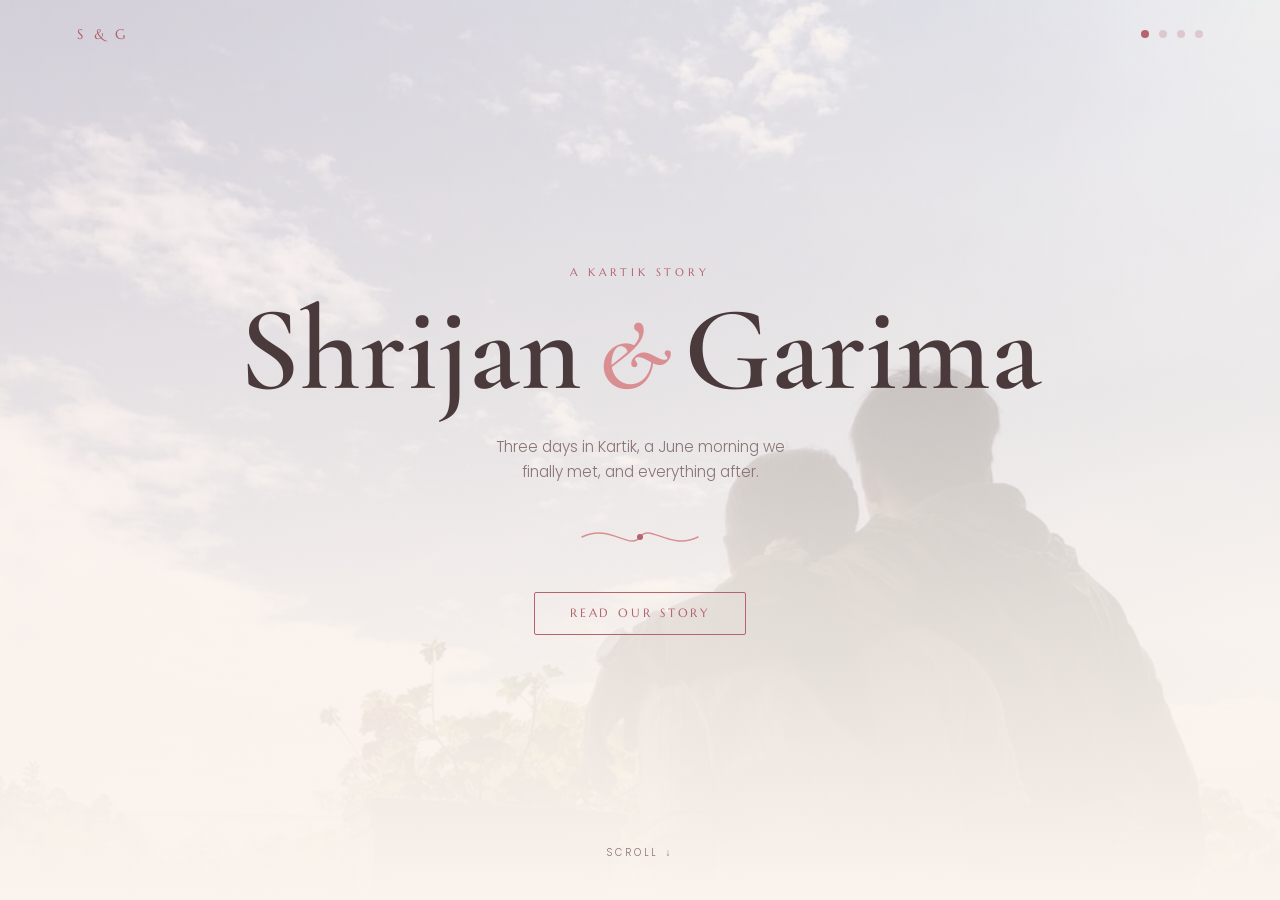
<file: index.html>
<!DOCTYPE html>
<html lang="en">
<head>
<meta charset="UTF-8">
<meta name="viewport" content="width=device-width, initial-scale=1.0">
<title>Shrijan &amp; Garima</title>
<link rel="stylesheet" href="assets/css/style.css">
<style>
  .hero{
    min-height:100vh;
    display:flex;
    flex-direction:column;
    align-items:center;
    justify-content:center;
    text-align:center;
    padding:6vh 6vw;
    position:relative;
    overflow:hidden;
  }
  .hero-bg{
    position:absolute;
    inset:0;
    z-index:-1;
  }
  .hero-bg img{
    width:100%; height:100%;
    object-fit:cover;
    object-position:50% 25%;
    filter:saturate(0.85) brightness(1.02);
    opacity:0;
    animation:bgIn 2.4s ease forwards 0.1s;
  }
  @keyframes bgIn{
    from{opacity:0; transform:scale(1.08);}
    to{opacity:1; transform:scale(1);}
  }
  .hero-bg::after{
    content:"";
    position:absolute; inset:0;
    background:
      linear-gradient(to bottom, rgba(251,244,238,0.55) 0%, rgba(251,244,238,0.88) 68%, var(--cream) 100%),
      linear-gradient(120deg, rgba(217,142,146,0.18), rgba(201,162,101,0.1));
  }
  .hero-eyebrow{
    font-family:'Marcellus', serif;
    letter-spacing:0.35em;
    text-transform:uppercase;
    font-size:0.68rem;
    color:var(--deep-rose);
    opacity:0;
    animation:fadeUp 1s ease forwards 0.5s;
  }
  .hero-names{
    font-family:'Cormorant Garamond', serif;
    font-weight:600;
    font-size:clamp(3rem, 11vw, 7.5rem);
    line-height:1.02;
    color:var(--ink);
    margin-top:0.6rem;
    opacity:0;
    animation:fadeUp 1.1s ease forwards 0.75s;
  }
  .hero-amp{
    display:inline-block;
    font-style:italic;
    color:var(--rose);
    font-size:0.8em;
    margin:0 0.15em;
  }
  .hero-sub{
    font-family:'Poppins', sans-serif;
    font-weight:300;
    font-size:0.95rem;
    color:var(--ink-soft);
    margin-top:1.4rem;
    max-width:34ch;
    line-height:1.7;
    opacity:0;
    animation:fadeUp 1.1s ease forwards 1.05s;
  }
  .hero-thread{
    margin-top:2.6rem;
    width:120px;
    opacity:0;
    animation:fadeUp 1.1s ease forwards 1.3s;
  }
  .hero-cta{
    margin-top:2.8rem;
    opacity:0;
    animation:fadeUp 1.1s ease forwards 1.55s;
  }
  .hero-cta a{
    display:inline-block;
    padding:0.85rem 2.2rem;
    border:1px solid var(--deep-rose);
    color:var(--deep-rose);
    font-family:'Marcellus', serif;
    font-size:0.72rem;
    letter-spacing:0.25em;
    text-transform:uppercase;
    border-radius:2px;
    transition:background 0.35s ease, color 0.35s ease;
  }
  .hero-cta a:hover{
    background:var(--deep-rose);
    color:#fff;
  }
  @keyframes fadeUp{
    from{opacity:0; transform:translateY(18px);}
    to{opacity:1; transform:translateY(0);}
  }
  .scroll-cue{
    position:absolute;
    bottom:4.5vh;
    font-size:0.62rem;
    letter-spacing:0.3em;
    text-transform:uppercase;
    color:var(--ink-soft);
    opacity:0;
    animation:fadeUp 1s ease forwards 1.8s, bob 2.4s ease-in-out infinite 2.8s;
  }
</style>
</head>
<body>

<nav class="site-nav">
  <div class="brand">S &amp; G</div>
  <div class="dots">
    <a href="index.html" title="Home"></a>
    <a href="story.html" title="Our Story"></a>
    <a href="gallery.html" title="Gallery"></a>
    <a href="propose.html" title="The Question"></a>
  </div>
</nav>

<div class="wrap">
  <section class="hero">
    <div class="hero-bg">
      <img src="assets/img/photo5.jpg" alt="Shrijan and Garima looking out at the sky together">
    </div>
    <div class="hero-eyebrow">A Kartik Story</div>
    <h1 class="hero-names">Shrijan<span class="hero-amp">&amp;</span>Garima</h1>
    <p class="hero-sub">Three days in Kartik, a June morning we finally met, and everything after.</p>
    <svg class="hero-thread" viewBox="0 0 120 20" fill="none">
      <path d="M2 10 C 30 -4, 50 24, 60 10 C 70 -4, 90 24, 118 10" stroke="#D98E92" stroke-width="1.4" stroke-linecap="round"/>
      <circle cx="60" cy="10" r="3" fill="#B4646C"/>
    </svg>
    <div class="hero-cta">
      <a href="story.html">Read Our Story</a>
    </div>
    <div class="scroll-cue">scroll ↓</div>
  </section>
</div>

<script src="assets/js/main.js"></script>
</body>
</html>
</file>
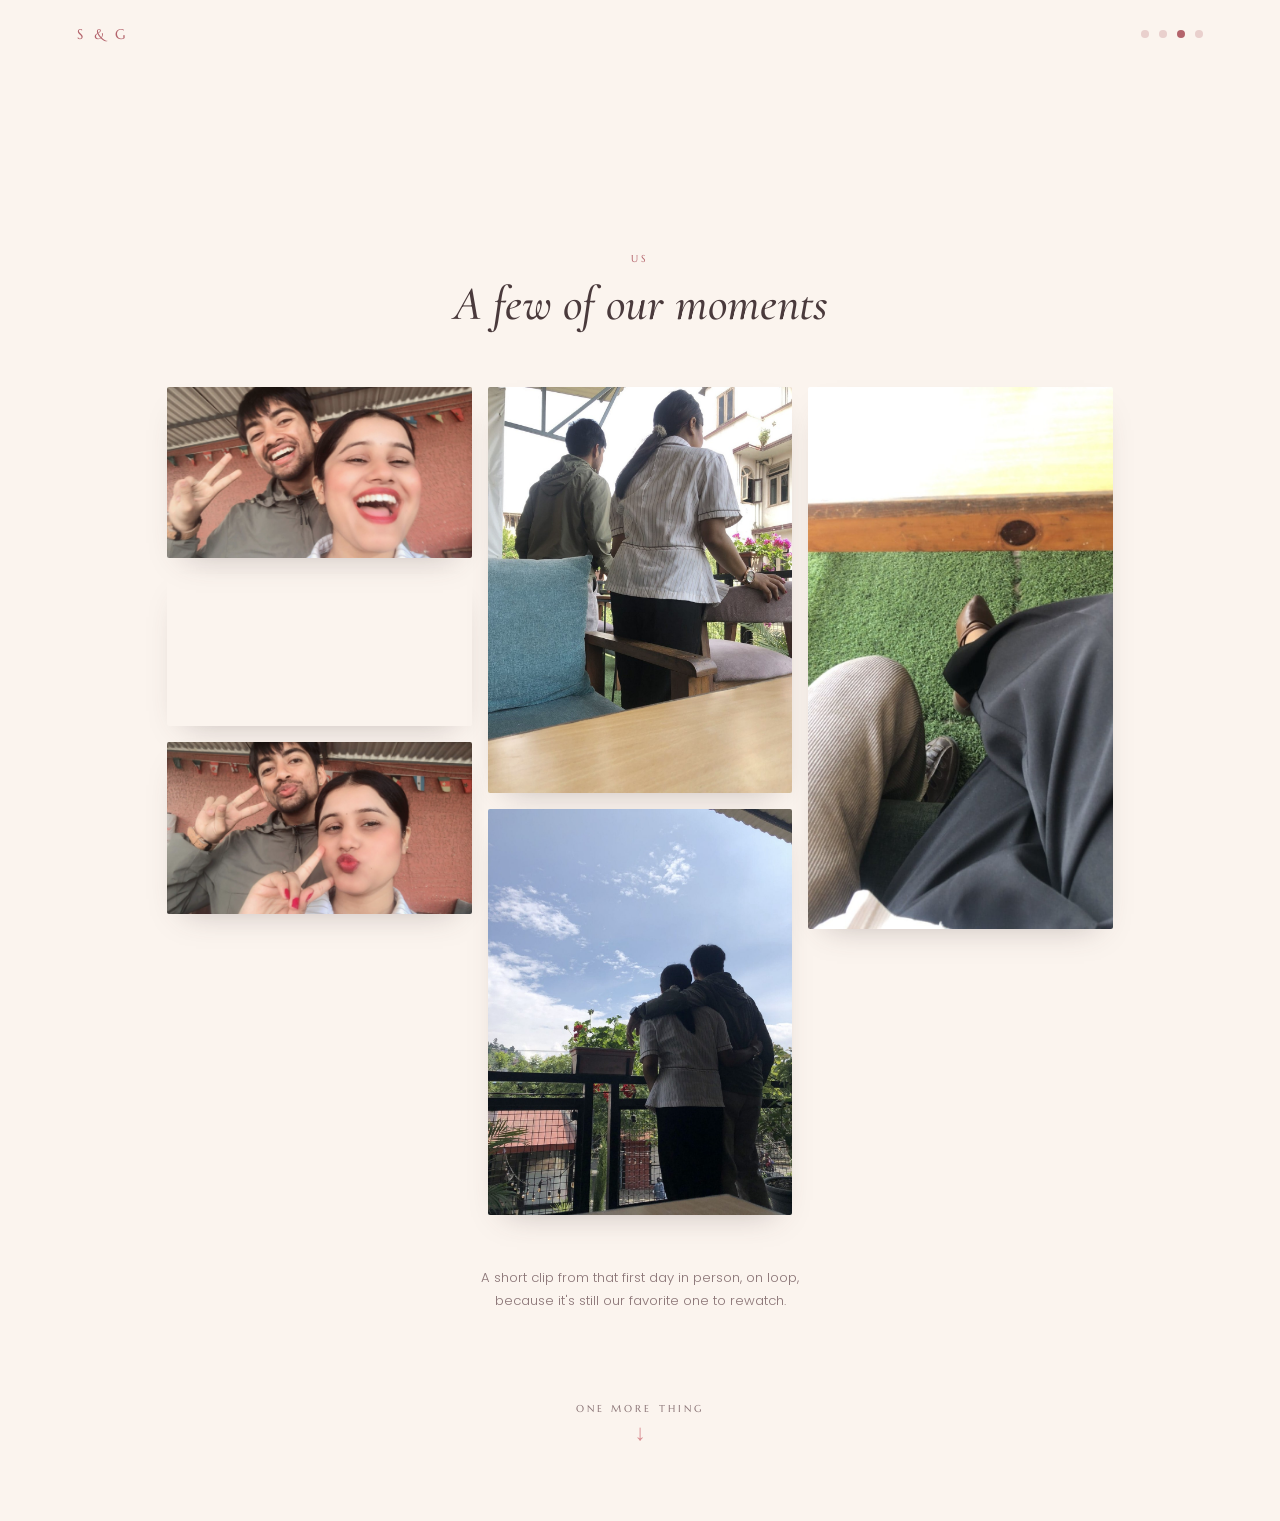
<file: gallery.html>
<!DOCTYPE html>
<html lang="en">
<head>
<meta charset="UTF-8">
<meta name="viewport" content="width=device-width, initial-scale=1.0">
<title>Gallery — Shrijan &amp; Garima</title>
<link rel="stylesheet" href="assets/css/style.css">
<style>
  .page-top{height:14vh;}

  .masonry{
    max-width:1100px;
    margin:0 auto;
    padding:0 6vw 4vh;
    columns:3 220px;
    column-gap:16px;
  }
  .m-item{
    break-inside:avoid;
    margin-bottom:16px;
    border-radius:2px;
    overflow:hidden;
    box-shadow:0 14px 32px -18px rgba(74,58,60,0.35);
    position:relative;
  }
  .m-item img, .m-item video{
    width:100%;
    display:block;
    transition:transform 0.6s ease, filter 0.6s ease;
    filter:saturate(0.92);
  }
  .m-item:hover img{transform:scale(1.045);}
  .m-item .tag{
    position:absolute;
    bottom:0; left:0; right:0;
    padding:0.9rem 1rem 0.7rem;
    font-family:'Marcellus', serif;
    font-size:0.62rem;
    letter-spacing:0.15em;
    text-transform:uppercase;
    color:#fff;
    background:linear-gradient(to top, rgba(74,58,60,0.65), transparent);
    opacity:0;
    transition:opacity 0.4s ease;
  }
  .m-item:hover .tag{opacity:1;}

  .video-note{
    text-align:center;
    max-width:44ch;
    margin:1rem auto 5vh;
    font-size:0.82rem;
    line-height:1.7;
    color:var(--ink-soft);
  }
</style>
</head>
<body>

<nav class="site-nav">
  <a class="brand" href="index.html">S &amp; G</a>
  <div class="dots">
    <a href="index.html" title="Home"></a>
    <a href="story.html" title="Our Story"></a>
    <a href="gallery.html" title="Gallery"></a>
    <a href="propose.html" title="The Question"></a>
  </div>
</nav>

<div class="wrap">
  <div class="page-top"></div>

  <section class="section-head">
    <div class="eyebrow">Us</div>
    <h2>A few of our moments</h2>
  </section>

  <section class="masonry reveal">
    <div class="m-item">
      <img src="assets/img/photo1.jpg" alt="Shrijan and Garima laughing together">
      <div class="tag">Kartik 25</div>
    </div>
    <div class="m-item">
      <video src="assets/video/us.mp4" autoplay muted loop playsinline></video>
      <div class="tag">Us, on video</div>
    </div>
    <div class="m-item">
      <img src="assets/img/photo2.jpg" alt="Shrijan and Garima making playful faces">
      <div class="tag">Kartik 26</div>
    </div>
    <div class="m-item">
      <img src="assets/img/photo3.jpg" alt="Shrijan and Garima standing together at a cafe">
      <div class="tag">June 7</div>
    </div>
    <div class="m-item">
      <img src="assets/img/photo5.jpg" alt="Shrijan and Garima looking out at the sky together">
      <div class="tag">June 7</div>
    </div>
    <div class="m-item">
      <img src="assets/img/photo4.jpg" alt="Shrijan and Garima sitting close together">
      <div class="tag">June 7</div>
    </div>
  </section>

  <p class="video-note">A short clip from that first day in person, on loop, because it's still our favorite one to rewatch.</p>

  <div class="next-link">
    <a href="propose.html">
      <div class="lbl">One More Thing</div>
      <div class="arrow">↓</div>
    </a>
  </div>
</div>

<script src="assets/js/main.js"></script>
</body>
</html>
</file>
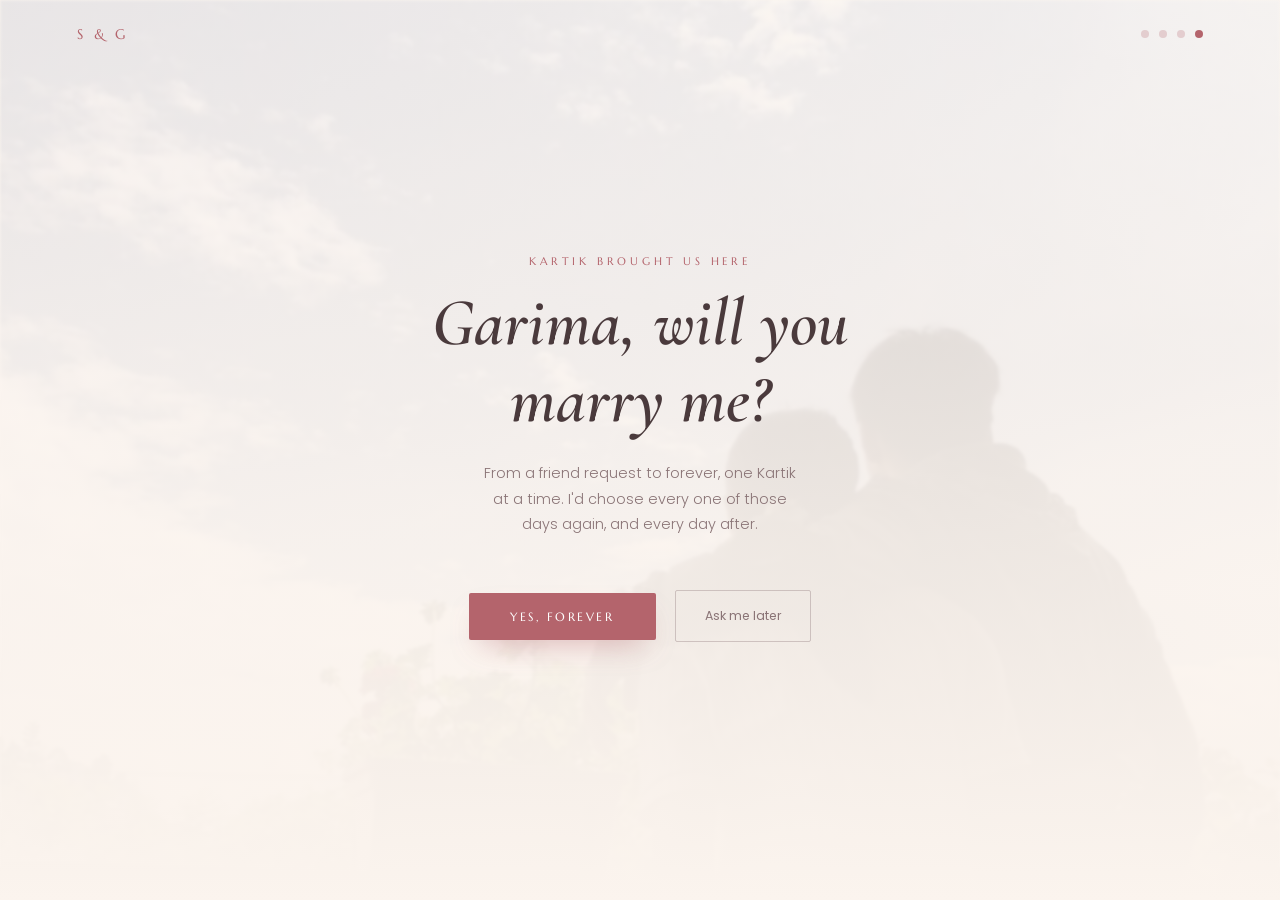
<file: propose.html>
<!DOCTYPE html>
<html lang="en">
<head>
<meta charset="UTF-8">
<meta name="viewport" content="width=device-width, initial-scale=1.0">
<title>One More Thing — Shrijan &amp; Garima</title>
<link rel="stylesheet" href="assets/css/style.css">
<style>
  .propose-stage{
    min-height:100vh;
    display:flex;
    flex-direction:column;
    align-items:center;
    justify-content:center;
    text-align:center;
    padding:6vh 6vw;
    position:relative;
    overflow:hidden;
  }
  .p-bg{
    position:absolute; inset:0; z-index:-2;
  }
  .p-bg img{
    width:100%; height:100%;
    object-fit:cover;
    object-position:50% 30%;
    filter:saturate(0.8) blur(1.5px);
  }
  .p-bg::after{
    content:"";
    position:absolute; inset:0;
    background:linear-gradient(to bottom, rgba(251,244,238,0.82), rgba(251,244,238,0.94) 60%, var(--cream) 100%);
  }

  .p-eyebrow{
    font-family:'Marcellus', serif;
    letter-spacing:0.35em;
    text-transform:uppercase;
    font-size:0.68rem;
    color:var(--deep-rose);
    opacity:0;
    animation:fadeUp 1s ease forwards 0.3s;
  }
  .p-question{
    font-family:'Cormorant Garamond', serif;
    font-style:italic;
    font-weight:600;
    font-size:clamp(2.1rem, 7vw, 4.2rem);
    line-height:1.15;
    color:var(--ink);
    max-width:16ch;
    margin-top:1rem;
    opacity:0;
    animation:fadeUp 1.1s ease forwards 0.6s;
  }
  .p-sub{
    font-size:0.9rem;
    color:var(--ink-soft);
    margin-top:1.4rem;
    max-width:36ch;
    line-height:1.8;
    opacity:0;
    animation:fadeUp 1.1s ease forwards 0.9s;
  }
  @keyframes fadeUp{
    from{opacity:0; transform:translateY(18px);}
    to{opacity:1; transform:translateY(0);}
  }

  .p-actions{
    margin-top:3rem;
    display:flex;
    gap:1.2rem;
    align-items:center;
    justify-content:center;
    opacity:0;
    animation:fadeUp 1.1s ease forwards 1.2s;
    position:relative;
    min-height:60px;
  }
  .p-yes{
    padding:1rem 2.6rem;
    background:var(--deep-rose);
    color:#fff;
    border:none;
    border-radius:2px;
    font-family:'Marcellus', serif;
    font-size:0.78rem;
    letter-spacing:0.2em;
    text-transform:uppercase;
    cursor:pointer;
    transition:transform 0.25s ease, box-shadow 0.25s ease;
    box-shadow:0 14px 30px -14px rgba(180,100,108,0.6);
  }
  .p-yes:hover{transform:translateY(-2px); box-shadow:0 18px 34px -14px rgba(180,100,108,0.75);}
  .p-no{
    padding:1rem 1.8rem;
    background:transparent;
    color:var(--ink-soft);
    border:1px solid rgba(138,116,118,0.35);
    border-radius:2px;
    font-family:'Poppins', sans-serif;
    font-size:0.78rem;
    cursor:pointer;
    transition:transform 0.2s ease;
    position:relative;
  }

  .celebration{
    display:none;
    flex-direction:column;
    align-items:center;
    text-align:center;
  }
  .celebration.show{display:flex;}
  .propose-stage.answered .p-eyebrow,
  .propose-stage.answered .p-question,
  .propose-stage.answered .p-sub,
  .propose-stage.answered .p-actions{
    display:none;
  }
  .c-title{
    font-family:'Cormorant Garamond', serif;
    font-style:italic;
    font-weight:600;
    font-size:clamp(2.2rem, 7vw, 4rem);
    color:var(--deep-rose);
  }
  .c-sub{
    margin-top:1rem;
    font-size:0.92rem;
    color:var(--ink-soft);
    max-width:34ch;
    line-height:1.8;
  }
  .c-sign{
    margin-top:2.2rem;
    font-family:'Marcellus', serif;
    font-size:0.68rem;
    letter-spacing:0.25em;
    text-transform:uppercase;
    color:var(--gold);
  }

  .heart{
    position:fixed;
    top:-40px;
    font-size:1.2rem;
    color:var(--rose);
    pointer-events:none;
    opacity:0.85;
    animation:fall linear forwards;
    z-index:60;
  }
  @keyframes fall{
    to{ transform:translateY(110vh) rotate(300deg); opacity:0; }
  }
</style>
</head>
<body>

<nav class="site-nav">
  <a class="brand" href="index.html">S &amp; G</a>
  <div class="dots">
    <a href="index.html" title="Home"></a>
    <a href="story.html" title="Our Story"></a>
    <a href="gallery.html" title="Gallery"></a>
    <a href="propose.html" title="The Question"></a>
  </div>
</nav>

<div class="wrap">
  <section class="propose-stage" id="stage">
    <div class="p-bg"><img src="assets/img/photo5.jpg" alt="Shrijan and Garima looking out at the sky together"></div>

    <div class="p-eyebrow">Kartik Brought Us Here</div>
    <h1 class="p-question">Garima, will you marry me?</h1>
    <p class="p-sub">From a friend request to forever, one Kartik at a time. I'd choose every one of those days again, and every day after.</p>

    <div class="p-actions" id="actions">
      <button class="p-yes" id="yesBtn">Yes, forever</button>
      <button class="p-no" id="noBtn">Ask me later</button>
    </div>

    <div class="celebration" id="celebration">
      <div class="c-title">She said yes.</div>
      <p class="c-sub">Here's to every Kartik still to come, and to finally getting to say this out loud.</p>
      <div class="c-sign">Shrijan &amp; Garima</div>
    </div>
  </section>
</div>

<script src="assets/js/main.js"></script>
<script>
  const stage = document.getElementById('stage');
  const yesBtn = document.getElementById('yesBtn');
  const noBtn = document.getElementById('noBtn');
  const actions = document.getElementById('actions');
  const celebration = document.getElementById('celebration');

  function spawnHearts(count){
    for(let i=0;i<count;i++){
      setTimeout(()=>{
        const h = document.createElement('div');
        h.className = 'heart';
        h.textContent = ['♡','❤','✿'][Math.floor(Math.random()*3)];
        h.style.left = Math.random()*100 + 'vw';
        h.style.fontSize = (0.9 + Math.random()*1.4) + 'rem';
        h.style.animationDuration = (3 + Math.random()*2.5) + 's';
        document.body.appendChild(h);
        setTimeout(()=>h.remove(), 6000);
      }, i*90);
    }
  }

  yesBtn.addEventListener('click', () => {
    stage.classList.add('answered');
    celebration.classList.add('show');
    spawnHearts(28);
  });

  // playful dodge for the "ask me later" button, then still works if clicked
  let dodges = 0;
  function dodge(){
    if (dodges >= 4) return;
    dodges++;
    const maxX = Math.min(120, window.innerWidth * 0.25);
    const x = (Math.random()*2-1) * maxX;
    const y = (Math.random()*2-1) * 24;
    noBtn.style.transform = `translate(${x}px, ${y}px)`;
  }
  noBtn.addEventListener('mouseenter', dodge);
  noBtn.addEventListener('click', (e) => {
    if (dodges < 4){
      e.preventDefault();
      dodge();
      return;
    }
  });
</script>
</body>
</html>
</file>
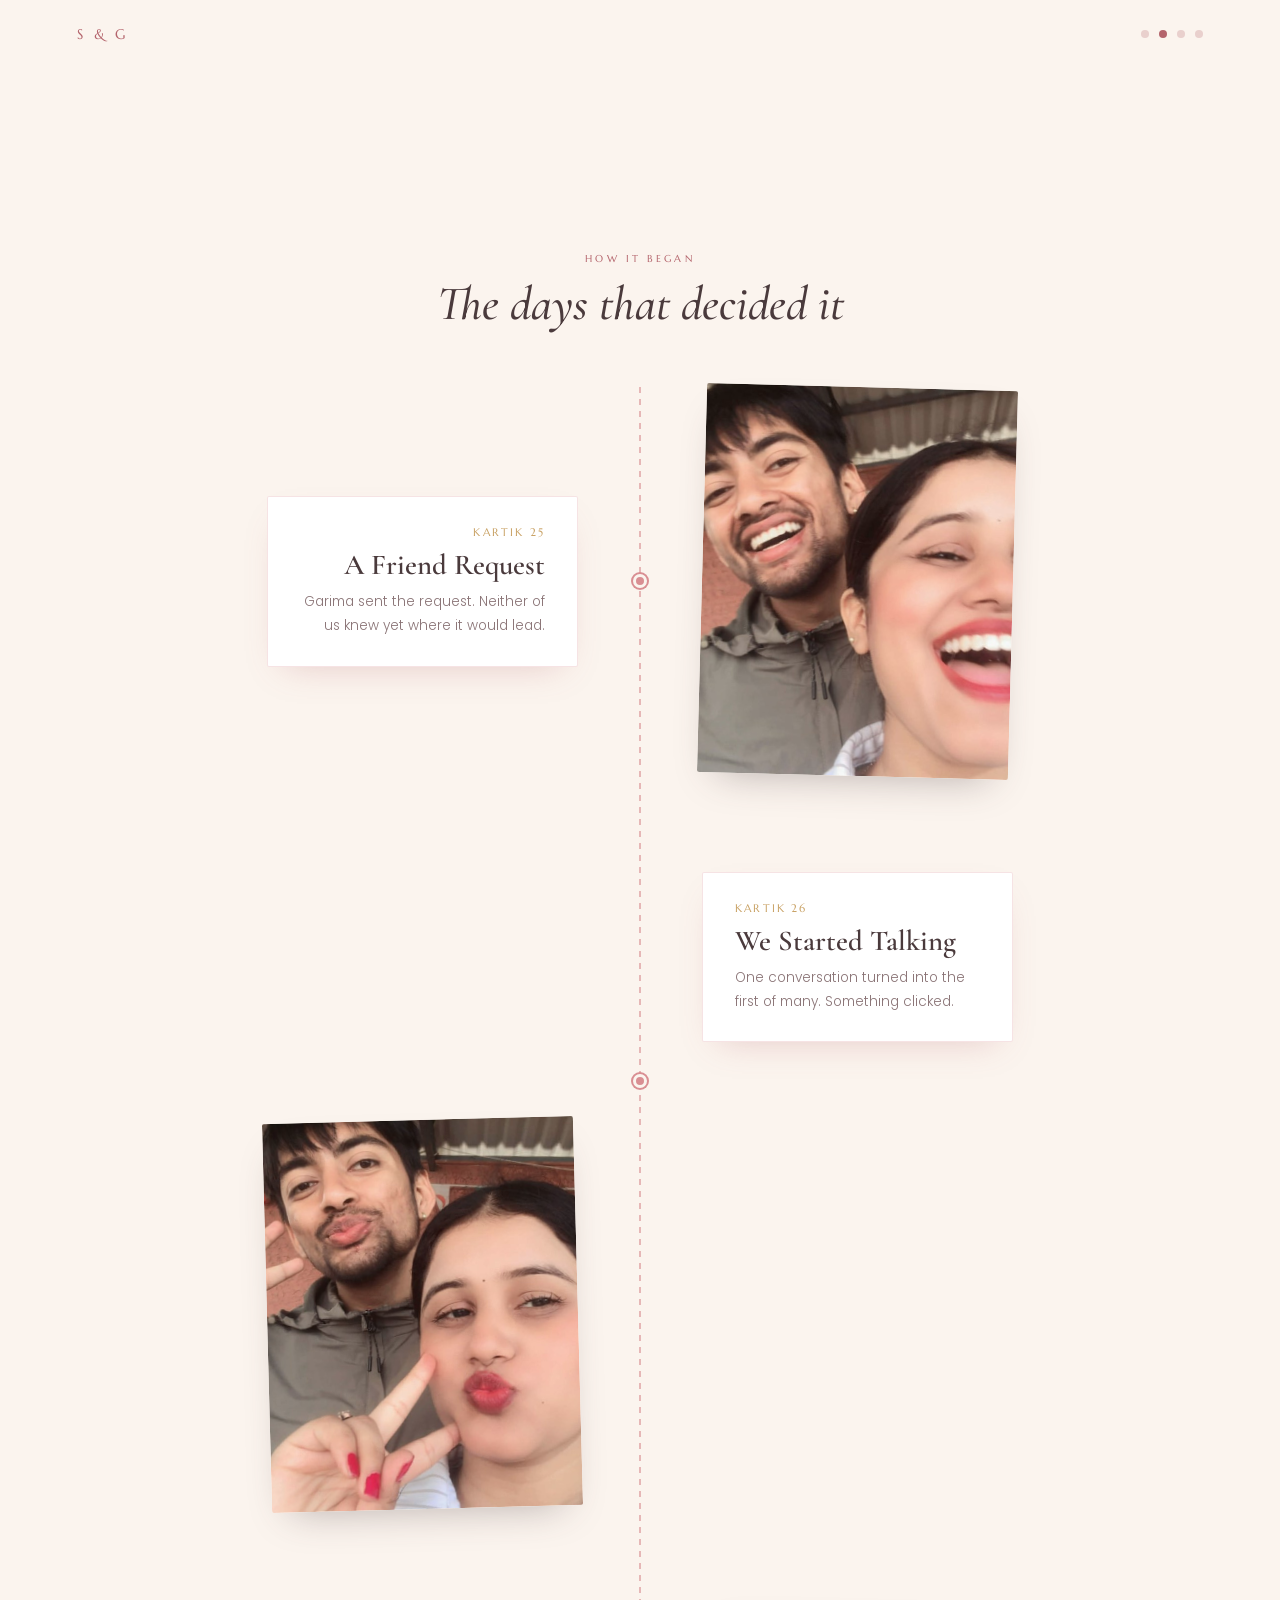
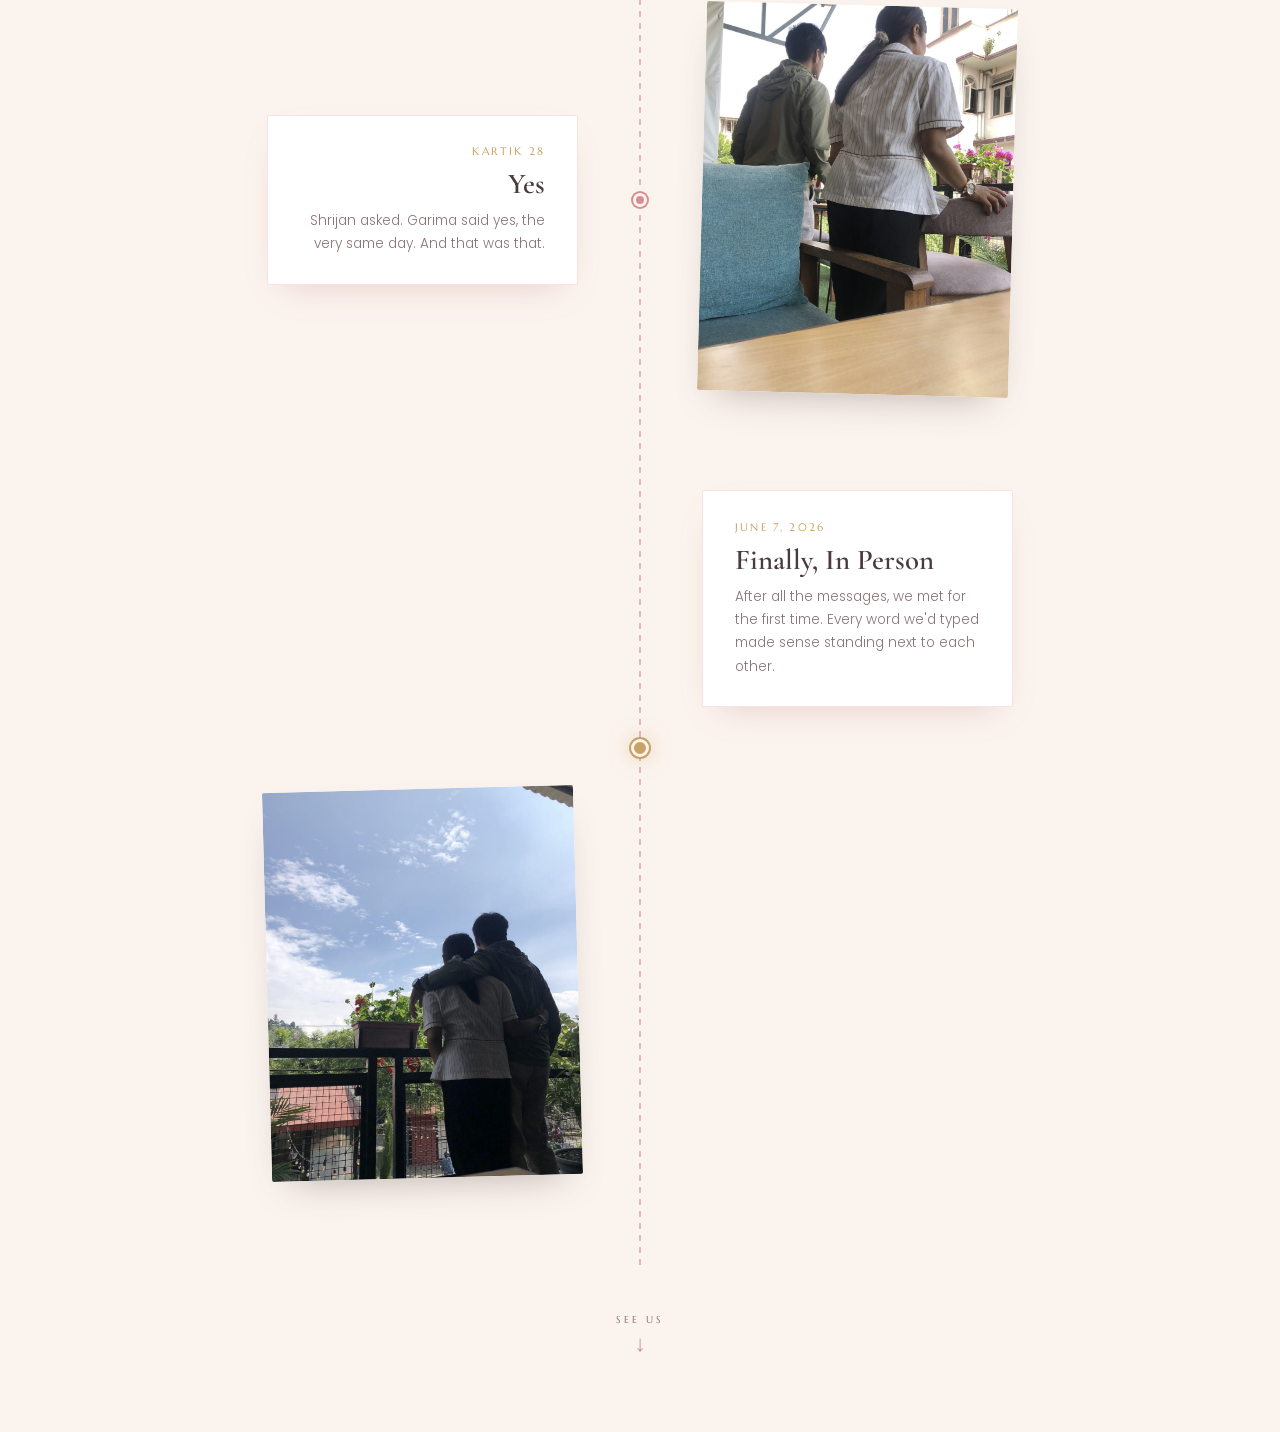
<file: story.html>
<!DOCTYPE html>
<html lang="en">
<head>
<meta charset="UTF-8">
<meta name="viewport" content="width=device-width, initial-scale=1.0">
<title>Our Story — Shrijan &amp; Garima</title>
<link rel="stylesheet" href="assets/css/style.css">
<style>
  .page-top{height:14vh;}

  .timeline{
    max-width:900px;
    margin:0 auto;
    padding:0 6vw 10vh;
    position:relative;
  }
  .timeline::before{
    content:"";
    position:absolute;
    left:50%;
    top:0;
    bottom:0;
    width:2px;
    background:repeating-linear-gradient(to bottom, var(--thread) 0, var(--thread) 6px, transparent 6px, transparent 12px);
    transform:translateX(-50%);
    opacity:0.6;
  }
  .tl-item{
    display:grid;
    grid-template-columns:1fr 60px 1fr;
    align-items:center;
    gap:2rem;
    margin-bottom:6rem;
  }
  .tl-item:last-child{margin-bottom:0;}
  .tl-card{
    background:#fff;
    border-radius:2px;
    padding:1.8rem 2rem;
    box-shadow:0 14px 34px -18px rgba(180,100,108,0.35);
    border:1px solid rgba(217,142,146,0.25);
  }
  .tl-item:nth-child(odd) .tl-card{grid-column:1; text-align:right;}
  .tl-item:nth-child(even) .tl-card{grid-column:3; text-align:left;}
  .tl-photo{
    grid-column:3;
    border-radius:2px;
    overflow:hidden;
    box-shadow:0 18px 40px -20px rgba(74,58,60,0.4);
    transform:rotate(1.5deg);
  }
  .tl-item:nth-child(even) .tl-photo{grid-column:1; transform:rotate(-1.5deg);}
  .tl-photo img{
    width:100%; height:100%;
    object-fit:cover;
    aspect-ratio:4/5;
    filter:saturate(0.92);
  }
  .tl-date{
    font-family:'Marcellus', serif;
    font-size:0.68rem;
    letter-spacing:0.2em;
    text-transform:uppercase;
    color:var(--gold);
    margin-bottom:0.5rem;
  }
  .tl-title{
    font-family:'Cormorant Garamond', serif;
    font-weight:600;
    font-size:1.8rem;
    color:var(--ink);
    margin-bottom:0.5rem;
  }
  .tl-desc{
    font-size:0.85rem;
    line-height:1.7;
    color:var(--ink-soft);
  }
  .tl-node{
    grid-column:2;
    display:flex;
    justify-content:center;
    align-items:center;
  }
  .tl-dot{
    width:14px; height:14px;
    background:var(--rose);
    border:3px solid var(--cream);
    border-radius:50%;
    box-shadow:0 0 0 2px var(--rose);
    position:relative;
    z-index:2;
  }
  .tl-item.milestone .tl-dot{
    width:18px; height:18px;
    background:var(--gold);
    box-shadow:0 0 0 2px var(--gold), 0 0 20px rgba(201,162,101,0.6);
  }

  @media (max-width:720px){
    .timeline::before{left:20px;}
    .tl-item{grid-template-columns:40px 1fr; grid-template-areas:"node card" "node photo"; margin-bottom:4rem; gap:1rem;}
    .tl-node{grid-column:1; grid-row:1; align-self:flex-start; margin-top:0.4rem;}
    .tl-item:nth-child(odd) .tl-card,
    .tl-item:nth-child(even) .tl-card{grid-column:2; grid-row:1; text-align:left;}
    .tl-item:nth-child(odd) .tl-photo,
    .tl-item:nth-child(even) .tl-photo{grid-column:2; grid-row:2; transform:rotate(-1deg); margin-top:1rem;}
  }
</style>
</head>
<body>

<nav class="site-nav">
  <a class="brand" href="index.html">S &amp; G</a>
  <div class="dots">
    <a href="index.html" title="Home"></a>
    <a href="story.html" title="Our Story"></a>
    <a href="gallery.html" title="Gallery"></a>
    <a href="propose.html" title="The Question"></a>
  </div>
</nav>

<div class="wrap">
  <div class="page-top"></div>

  <section class="section-head">
    <div class="eyebrow">How It Began</div>
    <h2>The days that decided it</h2>
  </section>

  <section class="timeline">
    <div class="tl-item reveal">
      <div class="tl-card">
        <div class="tl-date">Kartik 25</div>
        <div class="tl-title">A Friend Request</div>
        <p class="tl-desc">Garima sent the request. Neither of us knew yet where it would lead.</p>
      </div>
      <div class="tl-node"><div class="tl-dot"></div></div>
      <div class="tl-photo"><img src="assets/img/photo1.jpg" alt="Shrijan and Garima laughing together"></div>
    </div>

    <div class="tl-item reveal">
      <div class="tl-card">
        <div class="tl-date">Kartik 26</div>
        <div class="tl-title">We Started Talking</div>
        <p class="tl-desc">One conversation turned into the first of many. Something clicked.</p>
      </div>
      <div class="tl-node"><div class="tl-dot"></div></div>
      <div class="tl-photo"><img src="assets/img/photo2.jpg" alt="Shrijan and Garima making playful faces"></div>
    </div>

    <div class="tl-item reveal">
      <div class="tl-card">
        <div class="tl-date">Kartik 28</div>
        <div class="tl-title">Yes</div>
        <p class="tl-desc">Shrijan asked. Garima said yes, the very same day. And that was that.</p>
      </div>
      <div class="tl-node"><div class="tl-dot"></div></div>
      <div class="tl-photo"><img src="assets/img/photo3.jpg" alt="Shrijan and Garima standing together"></div>
    </div>

    <div class="tl-item milestone reveal">
      <div class="tl-card">
        <div class="tl-date">June 7, 2026</div>
        <div class="tl-title">Finally, In Person</div>
        <p class="tl-desc">After all the messages, we met for the first time. Every word we'd typed made sense standing next to each other.</p>
      </div>
      <div class="tl-node"><div class="tl-dot"></div></div>
      <div class="tl-photo"><img src="assets/img/photo5.jpg" alt="Shrijan and Garima looking out at the sky together"></div>
    </div>
  </section>

  <div class="next-link">
    <a href="gallery.html">
      <div class="lbl">See Us</div>
      <div class="arrow">↓</div>
    </a>
  </div>
</div>

<script src="assets/js/main.js"></script>
</body>
</html>
</file>
<file: assets/css/style.css>
@import url('https://fonts.googleapis.com/css2?family=Cormorant+Garamond:ital,wght@0,400;0,500;0,600;1,500;1,600&family=Marcellus&family=Poppins:wght@300;400;500&display=swap');

:root{
  --cream:#FBF4EE;
  --blush:#F3D9D6;
  --rose:#D98E92;
  --deep-rose:#B4646C;
  --gold:#C9A265;
  --ink:#4A3A3C;
  --ink-soft:#8A7476;
  --thread:#D98E92;
}
*{box-sizing:border-box; margin:0; padding:0;}
html{scroll-behavior:smooth;}
body{
  background:var(--cream);
  color:var(--ink);
  font-family:'Poppins', sans-serif;
  font-weight:300;
  overflow-x:hidden;
  animation:pageIn 0.9s ease both;
}
@keyframes pageIn{
  from{opacity:0;}
  to{opacity:1;}
}
@media (prefers-reduced-motion: reduce){
  *{animation-duration:0.01ms !important; animation-iteration-count:1 !important; transition-duration:0.01ms !important; scroll-behavior:auto !important;}
}
a{color:inherit; text-decoration:none;}
img{display:block; max-width:100%;}

body::before{
  content:"";
  position:fixed; inset:0;
  background-image:radial-gradient(var(--blush) 0.6px, transparent 0.6px);
  background-size:26px 26px;
  opacity:0.35;
  pointer-events:none;
  z-index:0;
}

/* ---------- NAV ---------- */
.site-nav{
  position:fixed;
  top:0; left:0; right:0;
  z-index:50;
  display:flex;
  align-items:center;
  justify-content:space-between;
  padding:1.6rem 6vw;
  mix-blend-mode:normal;
}
.site-nav .brand{
  font-family:'Marcellus', serif;
  font-size:0.85rem;
  letter-spacing:0.25em;
  text-transform:uppercase;
  color:var(--deep-rose);
}
.site-nav .dots{
  display:flex;
  gap:10px;
}
.site-nav .dots a{
  width:8px; height:8px;
  border-radius:50%;
  background:rgba(180,100,108,0.25);
  transition:background 0.3s ease, transform 0.3s ease;
  display:block;
}
.site-nav .dots a:hover{transform:scale(1.3);}
.site-nav .dots a.active{background:var(--deep-rose);}

/* ---------- NEXT LINK ---------- */
.next-link{
  position:relative;
  z-index:5;
  display:flex;
  flex-direction:column;
  align-items:center;
  gap:0.5rem;
  padding:5vh 0 8vh;
  text-align:center;
}
.next-link .lbl{
  font-family:'Marcellus', serif;
  font-size:0.65rem;
  letter-spacing:0.3em;
  text-transform:uppercase;
  color:var(--ink-soft);
}
.next-link .arrow{
  font-size:1.4rem;
  color:var(--rose);
  animation:bob 2.4s ease-in-out infinite;
}
@keyframes bob{
  0%,100%{transform:translateY(0);}
  50%{transform:translateY(7px);}
}

.wrap{position:relative; z-index:1;}

/* ---------- SECTION LABEL ---------- */
.section-head{
  text-align:center;
  padding:14vh 6vw 6vh;
}
.section-head .eyebrow{
  font-family:'Marcellus', serif;
  letter-spacing:0.3em;
  text-transform:uppercase;
  font-size:0.65rem;
  color:var(--deep-rose);
  opacity:0;
  animation:fadeUp 0.9s ease forwards;
}
.section-head h2{
  font-family:'Cormorant Garamond', serif;
  font-weight:500;
  font-style:italic;
  font-size:clamp(2rem, 5vw, 3rem);
  margin-top:0.6rem;
  color:var(--ink);
  opacity:0;
  animation:fadeUp 0.9s ease forwards 0.15s;
}
@keyframes fadeUp{
  from{opacity:0; transform:translateY(18px);}
  to{opacity:1; transform:translateY(0);}
}

/* ---------- reveal on scroll ---------- */
.reveal{
  opacity:0;
  transform:translateY(28px);
  transition:opacity 0.9s ease, transform 0.9s ease;
}
.reveal.visible{opacity:1; transform:translateY(0);}

/* ---------- FOOTER HEARTS ---------- */
.footer-hearts{
  text-align:center;
  padding:4vh 0 6vh;
  color:var(--rose);
  font-size:0.9rem;
  letter-spacing:0.5em;
}
</file>
